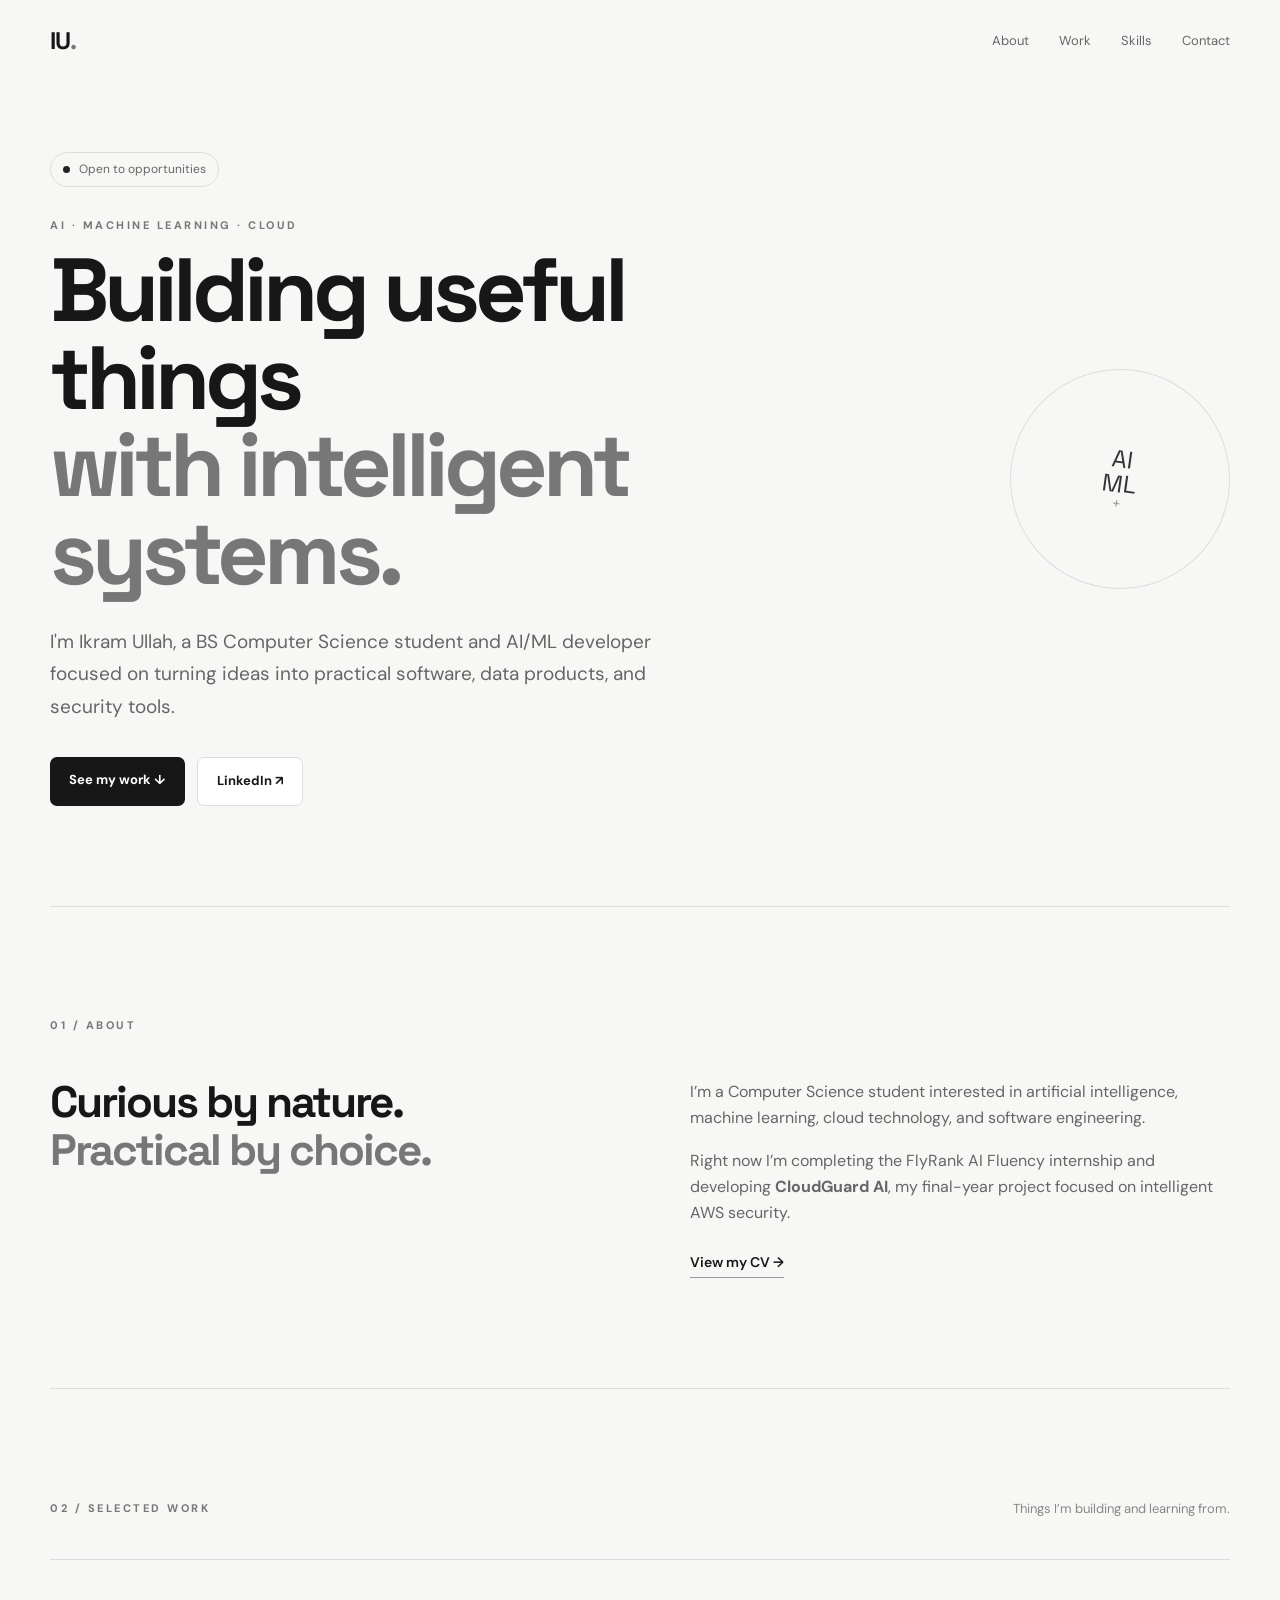
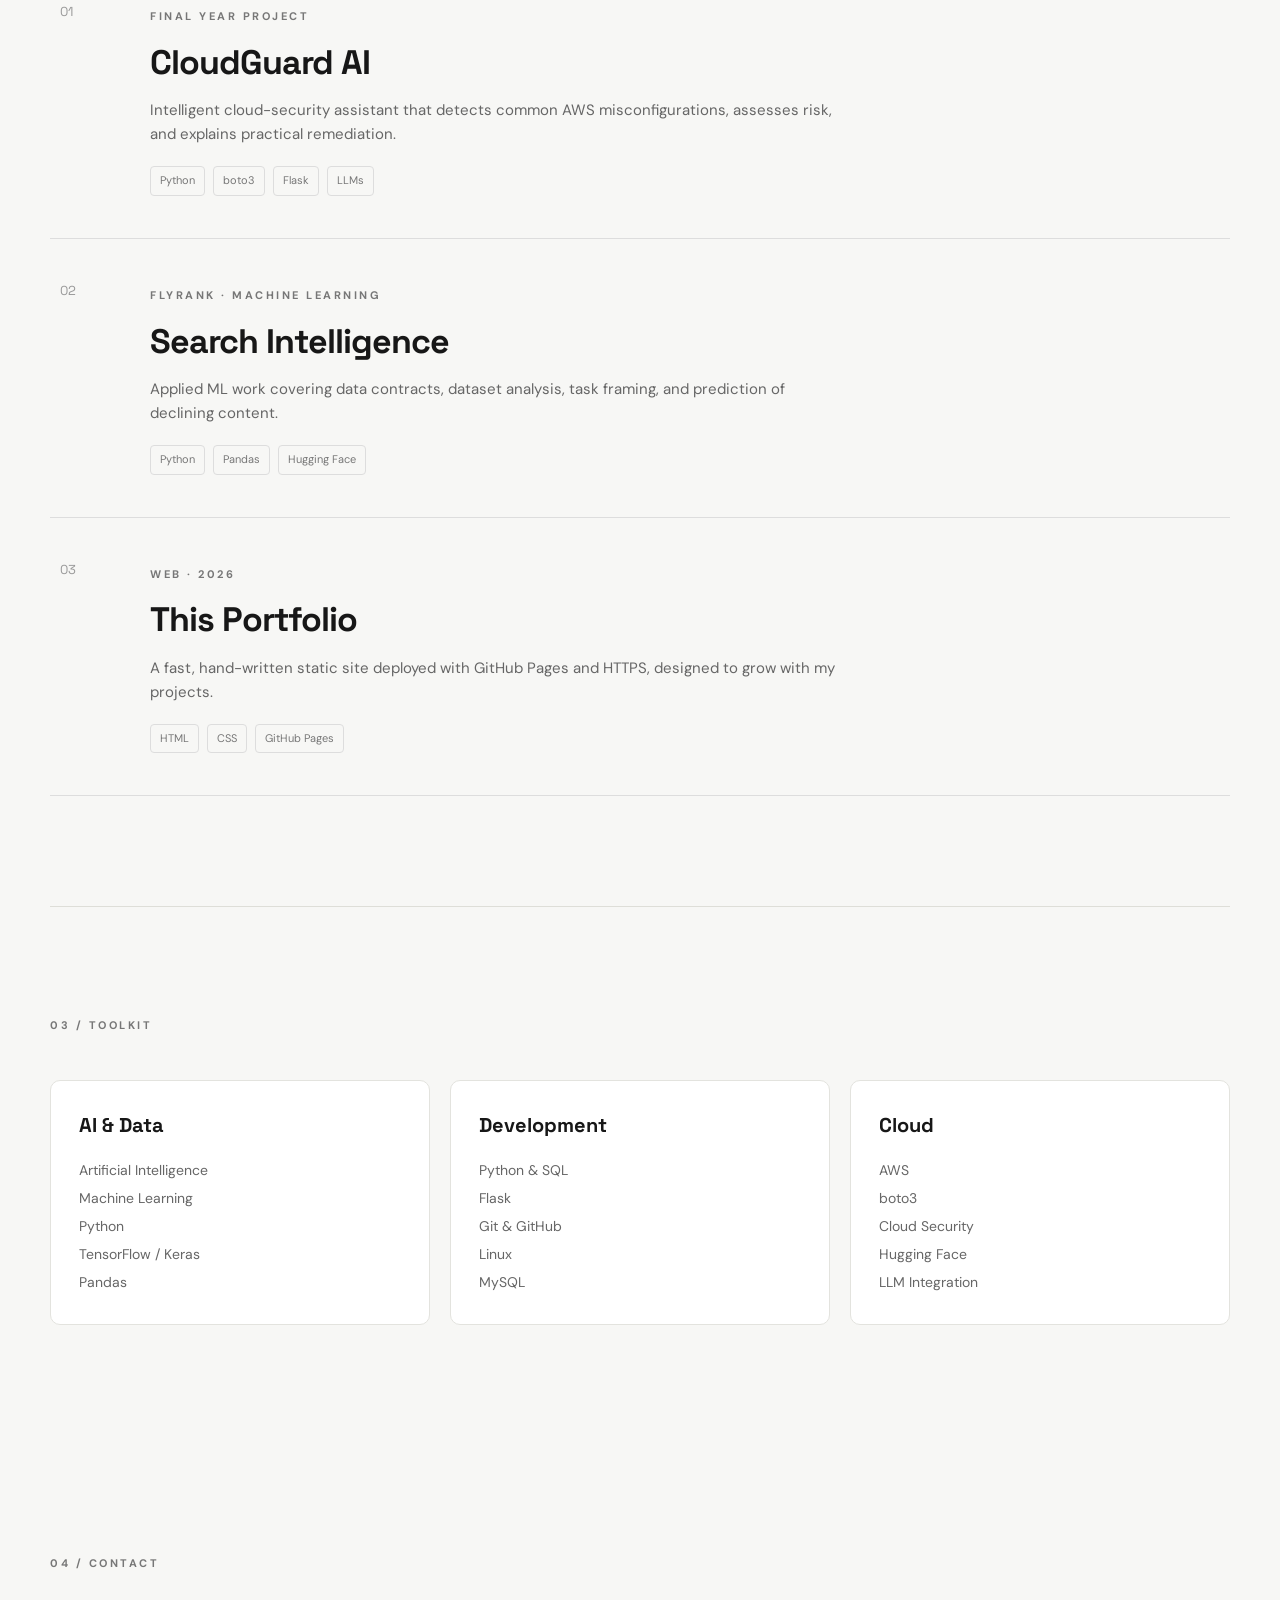
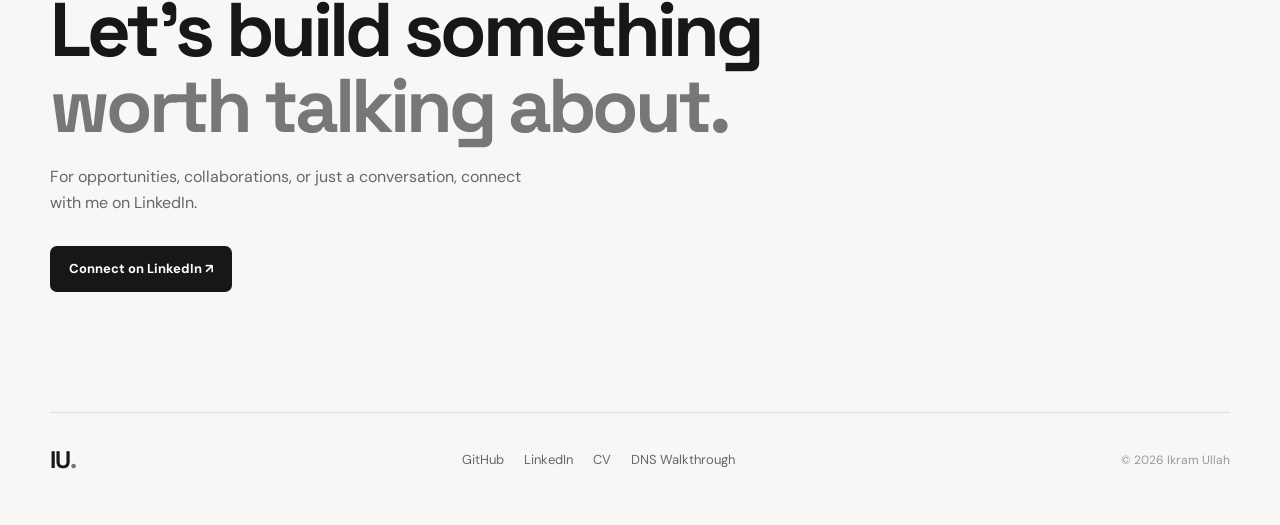
<file: index.html>
<!doctype html><html lang="en"><head><meta charset="utf-8"><meta name="viewport" content="width=device-width,initial-scale=1"><meta name="description" content="Ikram Ullah — AI and ML student building practical AI, machine learning and cloud-security projects."><title>Ikram Ullah — AI / ML Developer</title><link rel="stylesheet" href="style.css"></head><body><nav class="nav"><a class="logo" href="#home">IU<span>.</span></a><div class="links"><a href="#about">About</a><a href="#work">Work</a><a href="#skills">Skills</a><a href="#contact">Contact</a></div></nav><main><section id="home" class="hero"><div class="hero-copy"><div class="availability"><i></i> Open to opportunities</div><p class="kicker">AI · MACHINE LEARNING · CLOUD</p><h1>Building useful things<br><em>with intelligent systems.</em></h1><p class="lead">I'm Ikram Ullah, a BS Computer Science student and AI/ML developer focused on turning ideas into practical software, data products, and security tools.</p><div class="buttons"><a class="btn dark" href="#work">See my work ↓</a><a class="btn light" href="https://www.linkedin.com/in/ikram-khan-96200422b/" target="_blank" rel="noopener">LinkedIn ↗</a></div></div><div class="hero-mark"><span>AI</span><span>ML</span><span>+</span></div></section><section id="about" class="section"><div class="label">01 / ABOUT</div><div class="about-grid"><h2>Curious by nature.<br><em>Practical by choice.</em></h2><div><p>I’m a Computer Science student interested in artificial intelligence, machine learning, cloud technology, and software engineering.</p><p>Right now I’m completing the FlyRank AI Fluency internship and developing <strong>CloudGuard AI</strong>, my final-year project focused on intelligent AWS security.</p><a class="text-link" href="cv.html">View my CV →</a></div></div></section><section id="work" class="section"><div class="section-top"><div class="label">02 / SELECTED WORK</div><p>Things I’m building and learning from.</p></div><div class="projects"><article class="project featured"><div class="project-num">01</div><div><span class="type">FINAL YEAR PROJECT</span><h3>CloudGuard AI</h3><p>Intelligent cloud-security assistant that detects common AWS misconfigurations, assesses risk, and explains practical remediation.</p><div class="tech"><span>Python</span><span>boto3</span><span>Flask</span><span>LLMs</span></div></div></article><article class="project"><div class="project-num">02</div><div><span class="type">FLYRANK · MACHINE LEARNING</span><h3>Search Intelligence</h3><p>Applied ML work covering data contracts, dataset analysis, task framing, and prediction of declining content.</p><div class="tech"><span>Python</span><span>Pandas</span><span>Hugging Face</span></div></div></article><article class="project"><div class="project-num">03</div><div><span class="type">WEB · 2026</span><h3>This Portfolio</h3><p>A fast, hand-written static site deployed with GitHub Pages and HTTPS, designed to grow with my projects.</p><div class="tech"><span>HTML</span><span>CSS</span><span>GitHub Pages</span></div></div></article></div></section><section id="skills" class="section"><div class="label">03 / TOOLKIT</div><div class="skills-grid"><div><h3>AI & Data</h3><p>Artificial Intelligence<br>Machine Learning<br>Python<br>TensorFlow / Keras<br>Pandas</p></div><div><h3>Development</h3><p>Python & SQL<br>Flask<br>Git & GitHub<br>Linux<br>MySQL</p></div><div><h3>Cloud</h3><p>AWS<br>boto3<br>Cloud Security<br>Hugging Face<br>LLM Integration</p></div></div></section><section id="contact" class="contact"><div class="label">04 / CONTACT</div><h2>Let’s build something<br><em>worth talking about.</em></h2><p>For opportunities, collaborations, or just a conversation, connect with me on LinkedIn.</p><a class="btn dark" href="https://www.linkedin.com/in/ikram-khan-96200422b/" target="_blank" rel="noopener">Connect on LinkedIn ↗</a></section></main><footer><div class="logo">IU<span>.</span></div><div class="footer-links"><a href="https://github.com/Ikramkhan-gif1" target="_blank" rel="noopener">GitHub</a><a href="https://www.linkedin.com/in/ikram-khan-96200422b/" target="_blank" rel="noopener">LinkedIn</a><a href="cv.html">CV</a><a href="dns-walkthrough.md">DNS Walkthrough</a></div><p>© 2026 Ikram Ullah</p></footer></body></html>
</file>
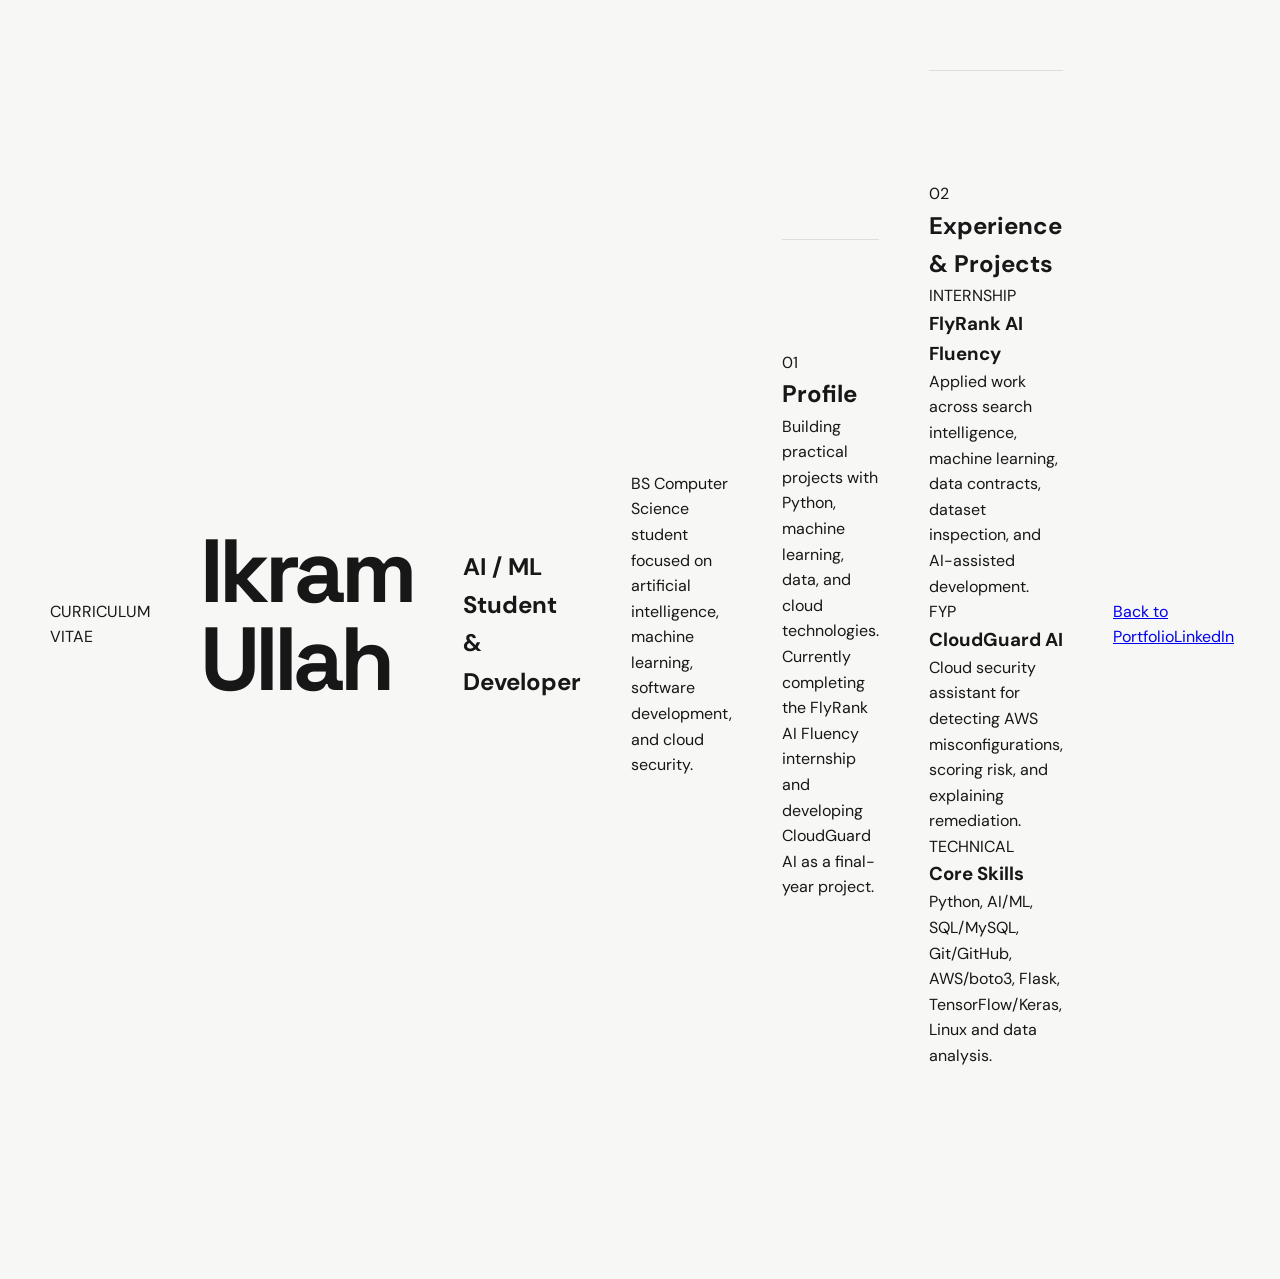
<file: cv.html>
<!DOCTYPE html><html lang="en"><head><meta charset="UTF-8"><meta name="viewport" content="width=device-width,initial-scale=1"><title>CV | Ikram Ullah</title><link rel="stylesheet" href="style.css"></head><body><main class="container"><section class="hero"><p class="eyebrow">CURRICULUM VITAE</p><h1>Ikram Ullah</h1><h2>AI / ML Student & Developer</h2><p class="intro">BS Computer Science student focused on artificial intelligence, machine learning, software development, and cloud security.</p><div class="section"><div class="section-heading"><span>01</span><h2>Profile</h2></div><div class="card"><p>Building practical projects with Python, machine learning, data, and cloud technologies. Currently completing the FlyRank AI Fluency internship and developing CloudGuard AI as a final-year project.</p></div></div><div class="section"><div class="section-heading"><span>02</span><h2>Experience & Projects</h2></div><div class="grid"><article class="card"><p class="tag">INTERNSHIP</p><h3>FlyRank AI Fluency</h3><p>Applied work across search intelligence, machine learning, data contracts, dataset inspection, and AI-assisted development.</p></article><article class="card"><p class="tag">FYP</p><h3>CloudGuard AI</h3><p>Cloud security assistant for detecting AWS misconfigurations, scoring risk, and explaining remediation.</p></article><article class="card"><p class="tag">TECHNICAL</p><h3>Core Skills</h3><p>Python, AI/ML, SQL/MySQL, Git/GitHub, AWS/boto3, Flask, TensorFlow/Keras, Linux and data analysis.</p></article></div></div><div class="actions"><a class="button primary" href="index.html">Back to Portfolio</a><a class="button" href="https://www.linkedin.com/in/ikram-khan-96200422b/" target="_blank" rel="noopener">LinkedIn</a></div></section></main></body></html>
</file>
<file: style.css>
@import url('https://fonts.googleapis.com/css2?family=DM+Sans:wght@400;500;600;700&family=Space+Grotesk:wght@400;500;600;700&display=swap');

*{box-sizing:border-box;margin:0;padding:0}
html{scroll-behavior:smooth;overflow-x:hidden}
body{background:#f7f7f5;color:#171717;font-family:'DM Sans',Arial,sans-serif;line-height:1.6;overflow-x:hidden}
.nav{height:82px;max-width:1180px;width:calc(100% - 48px);margin:auto;display:flex;align-items:center;justify-content:space-between}
.logo{font-family:'Space Grotesk',sans-serif;font-size:24px;font-weight:700;letter-spacing:-1px;text-decoration:none;color:#171717}.logo span{color:#777}
.links{display:flex;gap:30px}.links a,footer a{font-size:13px;color:#666;text-decoration:none}.links a:hover,footer a:hover{color:#111}
.hero{max-width:1180px;width:calc(100% - 48px);min-height:calc(100vh - 82px);margin:auto;display:flex;align-items:center;justify-content:space-between;gap:50px;padding:70px 0 100px}
.hero-copy{max-width:800px;min-width:0}.availability{display:inline-flex;align-items:center;gap:9px;padding:7px 12px;border:1px solid #deded8;border-radius:30px;font-size:12px;color:#666;margin-bottom:30px}.availability i{width:7px;height:7px;border-radius:50%;background:#222;display:block}
.kicker,.label,.type{font-size:11px;letter-spacing:2.5px;font-weight:700;color:#777}.hero h1{font-family:'Space Grotesk',sans-serif;font-size:clamp(52px,7vw,94px);line-height:.98;letter-spacing:-5px;margin:12px 0 28px}.hero h1 em,.contact h2 em,.about-grid h2 em{font-style:normal;color:#777}
.lead{font-size:19px;color:#666;max-width:650px;line-height:1.7}.buttons{display:flex;gap:12px;margin-top:34px}.btn{display:inline-block;padding:13px 19px;border-radius:7px;text-decoration:none;font-size:13px;font-weight:700}.btn.dark{background:#171717;color:white}.btn.light{background:white;color:#171717;border:1px solid #ddd}
.hero-mark{width:220px;height:220px;flex:none;border:1px solid #ddd;border-radius:50%;display:flex;flex-direction:column;align-items:center;justify-content:center;font-family:'Space Grotesk';font-size:24px;line-height:1.05;color:#333;transform:rotate(8deg)}.hero-mark span:last-child{font-size:15px;color:#999}
.section{max-width:1180px;width:calc(100% - 48px);margin:auto;padding:110px 0;border-top:1px solid #deded8}.about-grid{display:grid;grid-template-columns:1fr 1fr;gap:100px;margin-top:45px}.about-grid h2{font-family:'Space Grotesk';font-size:44px;line-height:1.08;letter-spacing:-2px}.about-grid p{color:#666;font-size:16px;max-width:560px}.about-grid p+p{margin-top:18px}.text-link{display:inline-block;margin-top:26px;color:#171717;text-decoration:none;border-bottom:1px solid #999;padding-bottom:3px;font-weight:600;font-size:14px}
.section-top{display:flex;justify-content:space-between;align-items:center;margin-bottom:40px}.section-top p{color:#888;font-size:13px}.projects{border-top:1px solid #ddd}.project{display:grid;grid-template-columns:90px minmax(0,1fr);padding:42px 10px;border-bottom:1px solid #ddd;transition:padding .2s}.project:hover{padding-left:20px}.project-num{font-family:'Space Grotesk';font-size:13px;color:#999}.project h3{font-family:'Space Grotesk';font-size:34px;letter-spacing:-1px;margin:8px 0}.project p{color:#666;max-width:700px;font-size:15px}.tech{display:flex;flex-wrap:wrap;gap:8px;margin-top:20px}.tech span{font-size:11px;padding:5px 9px;border:1px solid #ddd;border-radius:4px;color:#777}
.skills-grid{display:grid;grid-template-columns:repeat(3,1fr);gap:20px;margin-top:45px}.skills-grid div{padding:28px;background:#fff;border:1px solid #e3e3de;border-radius:10px}.skills-grid h3{font-family:'Space Grotesk';font-size:20px;margin-bottom:15px}.skills-grid p{color:#666;font-size:14px;line-height:2}
.contact{max-width:1180px;width:calc(100% - 48px);margin:auto;padding:120px 0}.contact h2{font-family:'Space Grotesk';font-size:clamp(45px,6vw,76px);line-height:1;letter-spacing:-4px;margin:20px 0}.contact>p{max-width:500px;color:#666;margin-bottom:30px}
footer{max-width:1180px;width:calc(100% - 48px);margin:auto;padding:28px 0 45px;border-top:1px solid #ddd;display:flex;align-items:center;justify-content:space-between}footer p{font-size:12px;color:#999}.footer-links{display:flex;gap:20px;flex-wrap:wrap}
@media(max-width:800px){.nav,.hero,.section,.contact,footer{width:calc(100% - 32px)}.nav{height:72px}.links{gap:18px}.links a:nth-child(-n+2){display:none}.hero{min-height:auto;padding:65px 0 85px;gap:35px}.hero-copy{max-width:none}.hero-mark{width:130px;height:130px;font-size:17px}.hero h1{letter-spacing:-3px}.about-grid,.skills-grid{grid-template-columns:1fr;gap:35px}.section{padding:75px 0}.project{grid-template-columns:42px minmax(0,1fr);padding:34px 0}.project:hover{padding-left:0}.project h3{font-size:28px}.section-top{display:block}.section-top p{margin-top:10px}.contact{padding:85px 0}.contact h2{letter-spacing:-3px}footer{align-items:flex-start;flex-direction:column;gap:18px}}
@media(max-width:520px){.nav{width:calc(100% - 28px)}.links{gap:12px}.links a{font-size:12px}.hero{display:block;padding-top:52px}.availability{margin-bottom:24px}.hero h1{font-size:clamp(42px,12vw,52px);letter-spacing:-2.5px;margin-bottom:24px}.lead{font-size:17px;line-height:1.65}.buttons{flex-direction:column;align-items:stretch;margin-top:28px}.btn{width:100%;text-align:center}.hero-mark{margin:48px auto 0}.section,.contact,footer{width:calc(100% - 28px)}.section{padding:65px 0}.about-grid{margin-top:32px}.about-grid h2{font-size:36px}.project{grid-template-columns:34px minmax(0,1fr);padding:30px 0}.project-num{font-size:12px}.project h3{font-size:25px;letter-spacing:-.7px}.project p{font-size:14px;line-height:1.65}.tech{gap:6px;margin-top:16px}.tech span{font-size:10px;padding:4px 7px}.skills-grid{margin-top:32px;gap:14px}.skills-grid div{padding:22px}.contact h2{font-size:clamp(38px,11vw,52px);letter-spacing:-2.5px}.footer-links{gap:14px}}
</file>
